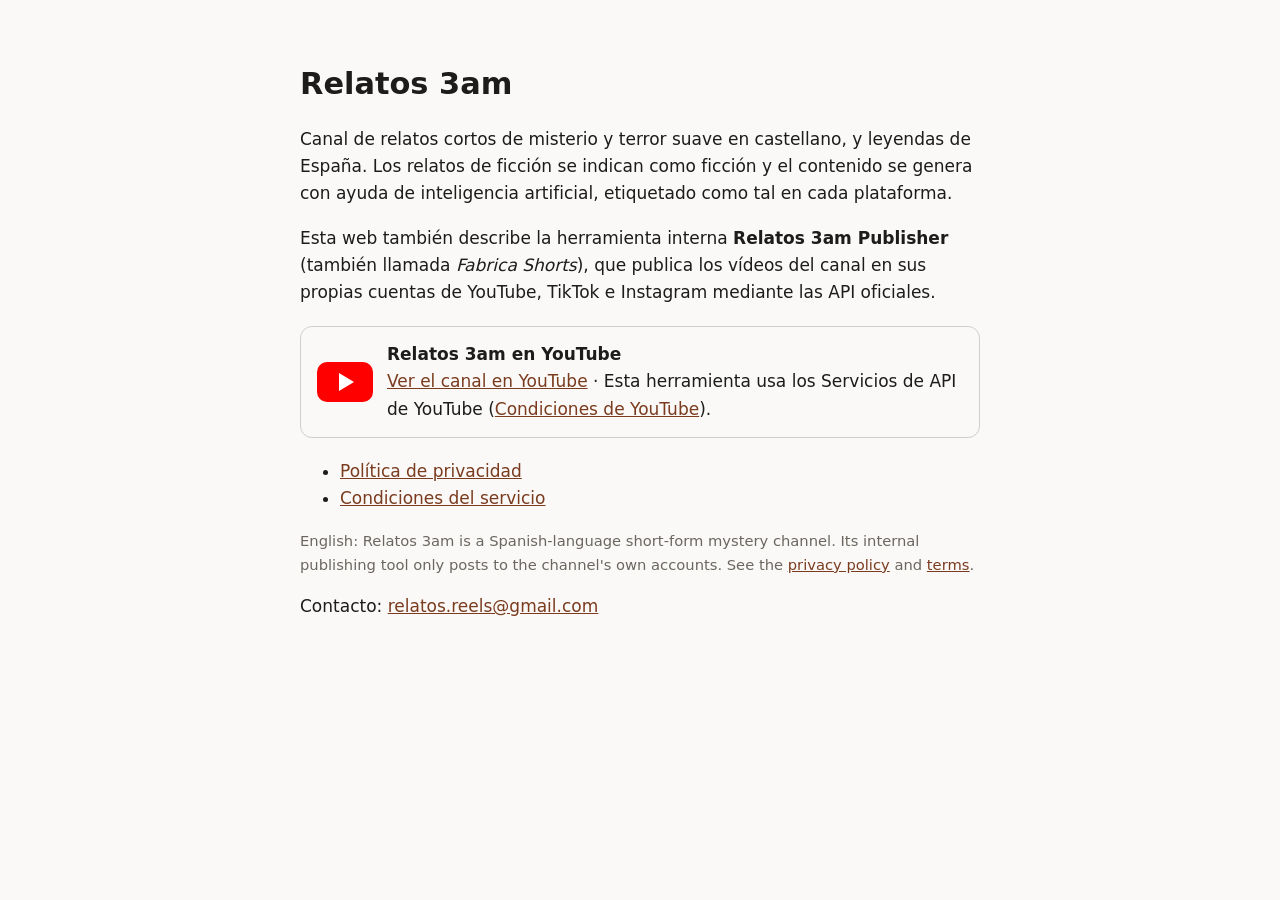
<file: index.html>
<!doctype html>
<html lang="es">
<head>
<meta charset="utf-8">
<meta name="viewport" content="width=device-width, initial-scale=1">
<title>Relatos 3am</title>
<link rel="stylesheet" href="estilo.css">
</head>
<body>
<main>
  <div id="oauth" class="aviso" hidden>
    <strong>Autorización recibida / Authorization received ✔</strong>
    <p>Copia la dirección de esta página y pégala en Relatos 3am Publisher.<br>
       Copy this page's address and paste it into Relatos 3am Publisher.</p>
    <button id="copiar" type="button">Copiar dirección / Copy URL</button>
  </div>
  <script>
    (function () {
      var q = new URLSearchParams(location.search);
      if (!q.get("code")) return;
      document.getElementById("oauth").hidden = false;
      document.getElementById("copiar").onclick = function () {
        navigator.clipboard.writeText(location.href).then(function () {
          document.getElementById("copiar").textContent = "Copiada ✔ / Copied ✔";
        });
      };
    })();
  </script>
  <h1>Relatos 3am</h1>
  <p>Canal de relatos cortos de misterio y terror suave en castellano, y leyendas de España.
     Los relatos de ficción se indican como ficción y el contenido se genera con ayuda de
     inteligencia artificial, etiquetado como tal en cada plataforma.</p>
  <p>Esta web también describe la herramienta interna <strong>Relatos 3am Publisher</strong>
     (también llamada <em>Fabrica Shorts</em>), que publica los vídeos del canal en sus propias
     cuentas de YouTube, TikTok e Instagram mediante las API oficiales.</p>
  <div class="yt">
    <span class="yt-logo" aria-hidden="true"><span class="yt-play"></span></span>
    <div>
      <strong>Relatos 3am en YouTube</strong><br>
      <a href="https://www.youtube.com/channel/UCM0MseNhukvtMh4rYlOS-vw">Ver el canal en YouTube</a>
      · Esta herramienta usa los Servicios de API de YouTube
      (<a href="https://www.youtube.com/t/terms">Condiciones de YouTube</a>).
    </div>
  </div>
  <ul>
    <li><a href="privacidad.html">Política de privacidad</a></li>
    <li><a href="condiciones.html">Condiciones del servicio</a></li>
  </ul>
  <p class="en">English: Relatos 3am is a Spanish-language short-form mystery channel. Its internal
     publishing tool only posts to the channel's own accounts. See the
     <a href="privacidad.html">privacy policy</a> and <a href="condiciones.html">terms</a>.</p>
  <p>Contacto: <a href="mailto:relatos.reels@gmail.com">relatos.reels@gmail.com</a></p>
</main>
</body>
</html>
</file>
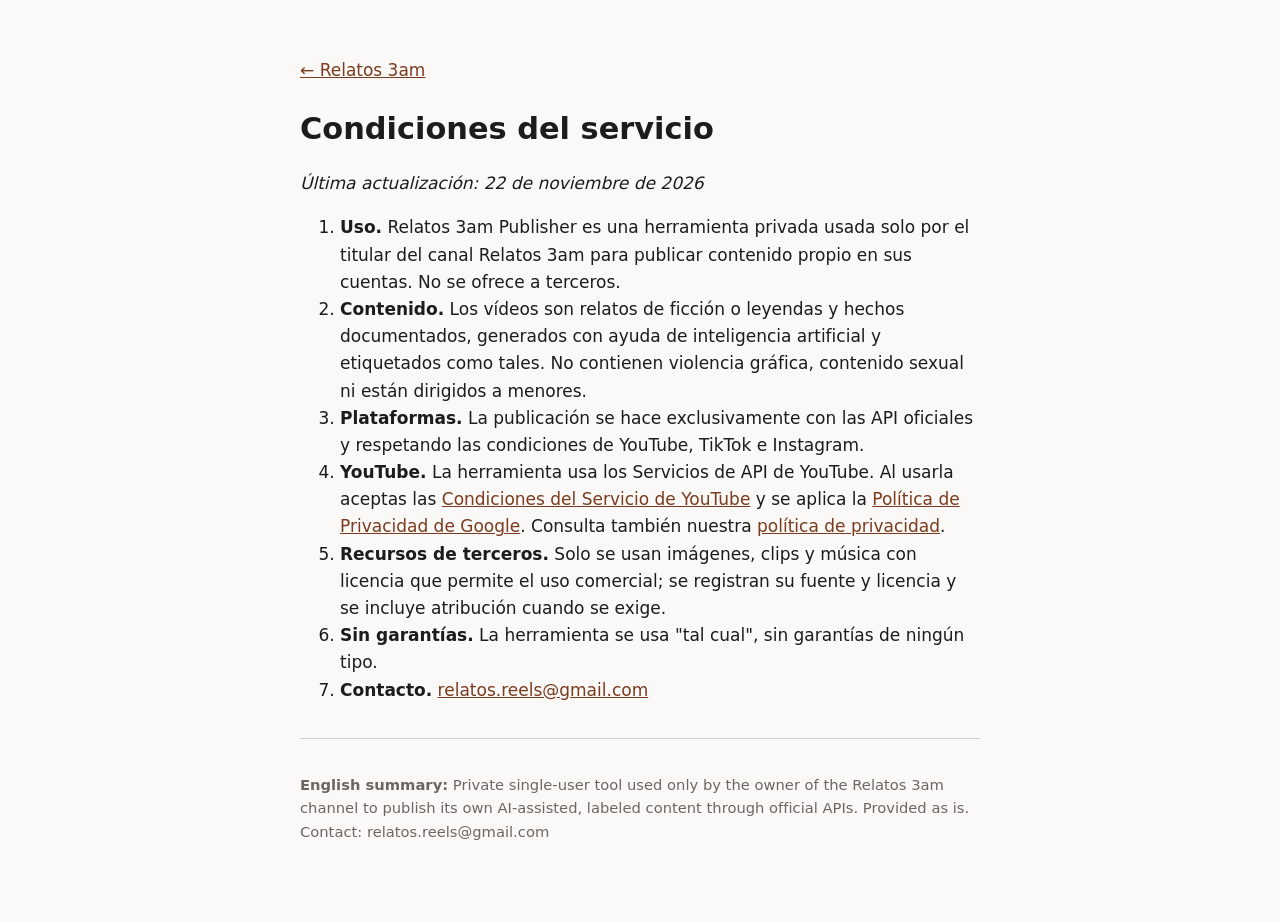
<file: condiciones.html>
<!doctype html>
<html lang="es">
<head>
<meta charset="utf-8">
<meta name="viewport" content="width=device-width, initial-scale=1">
<title>Condiciones · Relatos 3am</title>
<link rel="stylesheet" href="estilo.css">
</head>
<body>
<main>
  <p><a href="index.html">← Relatos 3am</a></p>
  <h1>Condiciones del servicio</h1>
  <p><em>Última actualización: 22 de noviembre de 2026</em></p>
  <ol>
    <li><strong>Uso.</strong> Relatos 3am Publisher es una herramienta privada usada solo por el
        titular del canal Relatos 3am para publicar contenido propio en sus cuentas. No se ofrece
        a terceros.</li>
    <li><strong>Contenido.</strong> Los vídeos son relatos de ficción o leyendas y hechos
        documentados, generados con ayuda de inteligencia artificial y etiquetados como tales.
        No contienen violencia gráfica, contenido sexual ni están dirigidos a menores.</li>
    <li><strong>Plataformas.</strong> La publicación se hace exclusivamente con las API oficiales y
        respetando las condiciones de YouTube, TikTok e Instagram.</li>
    <li><strong>YouTube.</strong> La herramienta usa los Servicios de API de YouTube. Al usarla
        aceptas las <a href="https://www.youtube.com/t/terms">Condiciones del Servicio de
        YouTube</a> y se aplica la <a href="https://policies.google.com/privacy">Política de
        Privacidad de Google</a>. Consulta también nuestra
        <a href="privacidad.html">política de privacidad</a>.</li>
    <li><strong>Recursos de terceros.</strong> Solo se usan imágenes, clips y música con licencia
        que permite el uso comercial; se registran su fuente y licencia y se incluye atribución
        cuando se exige.</li>
    <li><strong>Sin garantías.</strong> La herramienta se usa "tal cual", sin garantías de ningún
        tipo.</li>
    <li><strong>Contacto.</strong> <a href="mailto:relatos.reels@gmail.com">relatos.reels@gmail.com</a></li>
  </ol>
  <hr>
  <p class="en"><strong>English summary:</strong> Private single-user tool used only by the owner of
     the Relatos 3am channel to publish its own AI-assisted, labeled content through official APIs.
     Provided as is. Contact: relatos.reels@gmail.com</p>
</main>
</body>
</html>
</file>
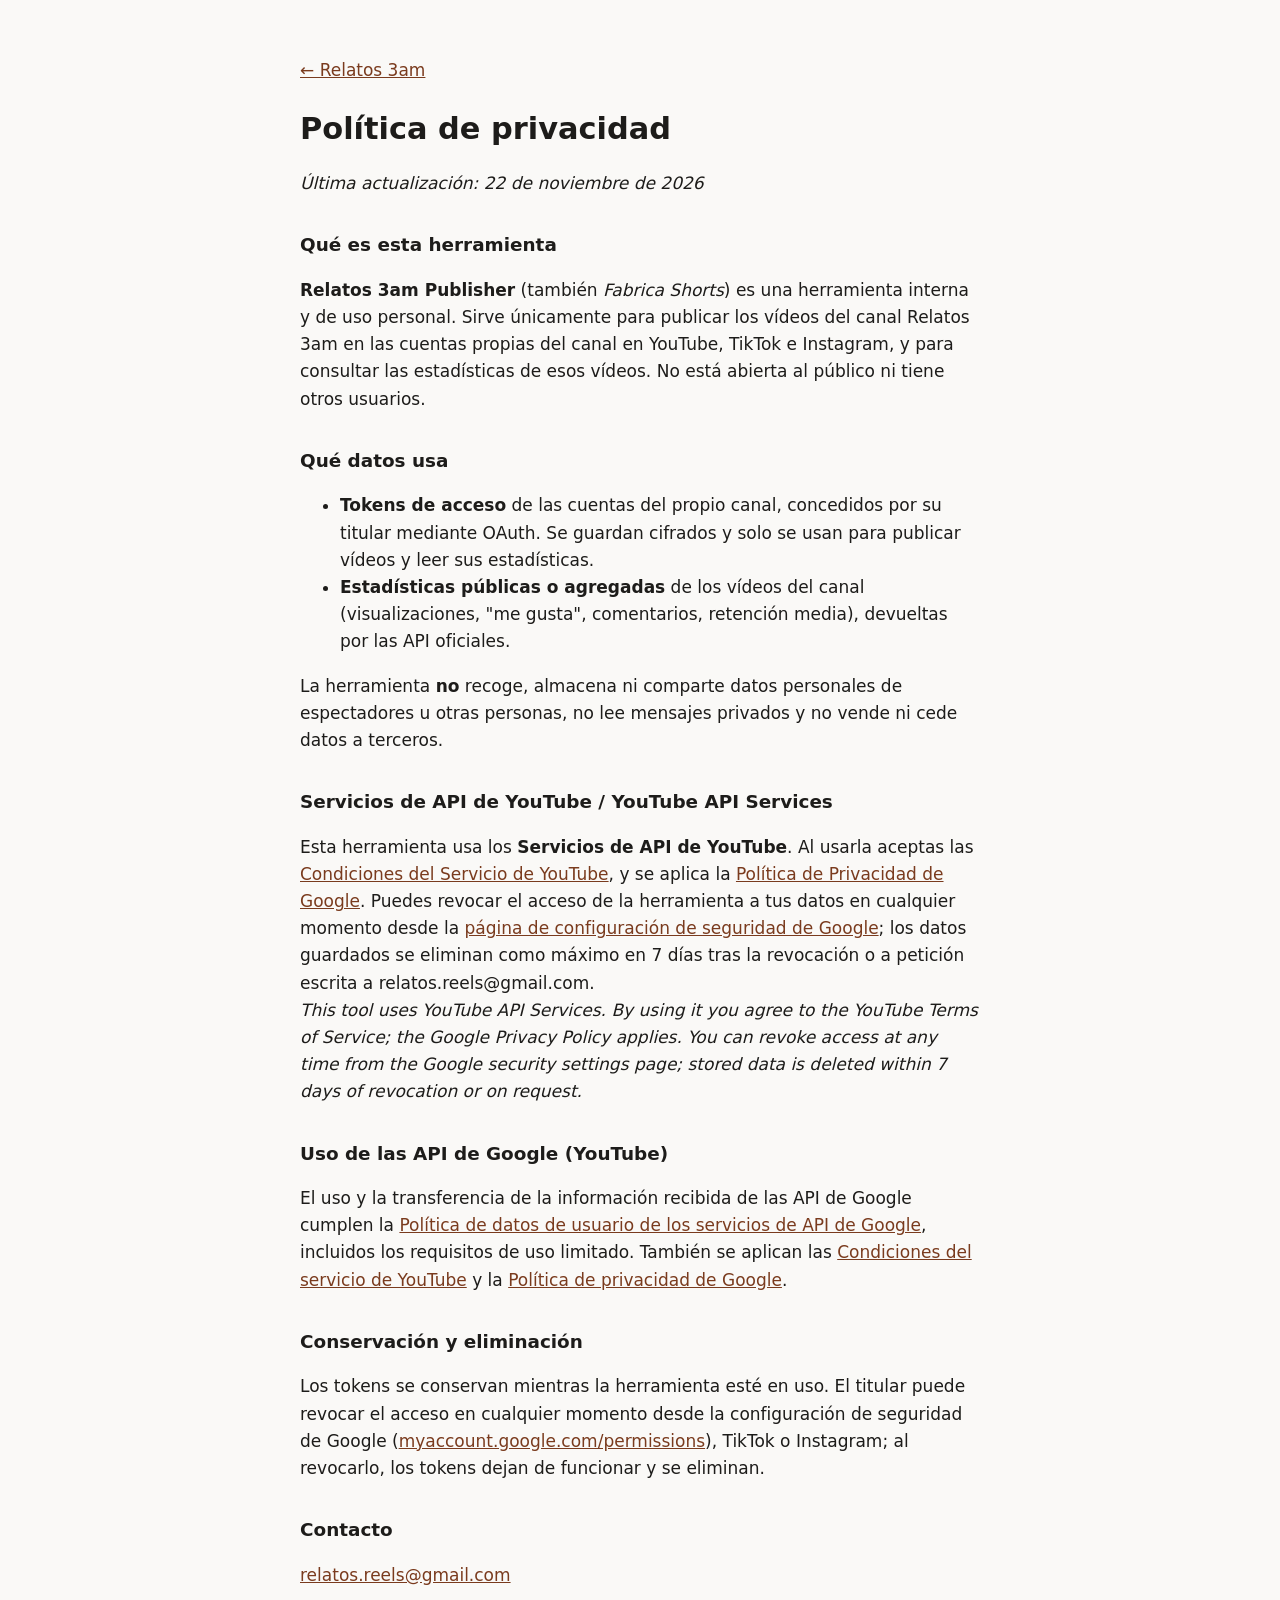
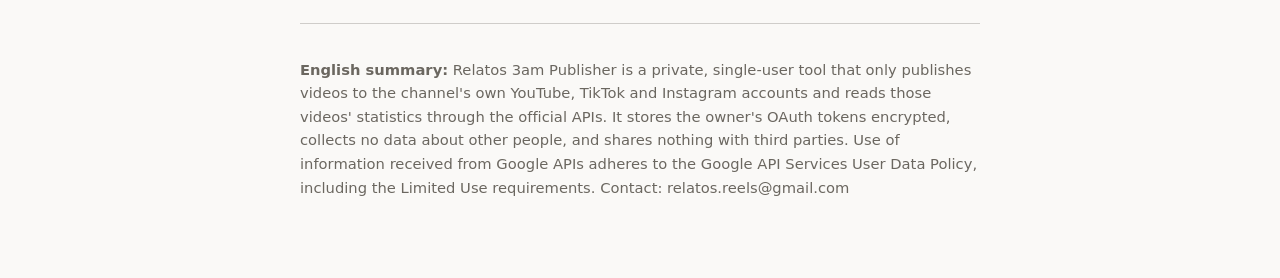
<file: privacidad.html>
<!doctype html>
<html lang="es">
<head>
<meta charset="utf-8">
<meta name="viewport" content="width=device-width, initial-scale=1">
<title>Privacidad · Relatos 3am</title>
<link rel="stylesheet" href="estilo.css">
</head>
<body>
<main>
  <p><a href="index.html">← Relatos 3am</a></p>
  <h1>Política de privacidad</h1>
  <p><em>Última actualización: 22 de noviembre de 2026</em></p>

  <h2>Qué es esta herramienta</h2>
  <p><strong>Relatos 3am Publisher</strong> (también <em>Fabrica Shorts</em>) es una herramienta
     interna y de uso personal. Sirve únicamente para publicar los vídeos del canal Relatos 3am en
     las cuentas propias del canal en YouTube, TikTok e Instagram, y para consultar las
     estadísticas de esos vídeos. No está abierta al público ni tiene otros usuarios.</p>

  <h2>Qué datos usa</h2>
  <ul>
    <li><strong>Tokens de acceso</strong> de las cuentas del propio canal, concedidos por su
        titular mediante OAuth. Se guardan cifrados y solo se usan para publicar vídeos y leer
        sus estadísticas.</li>
    <li><strong>Estadísticas públicas o agregadas</strong> de los vídeos del canal (visualizaciones,
        "me gusta", comentarios, retención media), devueltas por las API oficiales.</li>
  </ul>
  <p>La herramienta <strong>no</strong> recoge, almacena ni comparte datos personales de
     espectadores u otras personas, no lee mensajes privados y no vende ni cede datos a terceros.</p>

  <h2>Servicios de API de YouTube / YouTube API Services</h2>
  <p>Esta herramienta usa los <strong>Servicios de API de YouTube</strong>. Al usarla aceptas las
     <a href="https://www.youtube.com/t/terms">Condiciones del Servicio de YouTube</a>, y se aplica la
     <a href="https://policies.google.com/privacy">Política de Privacidad de Google</a>.
     Puedes revocar el acceso de la herramienta a tus datos en cualquier momento desde la
     <a href="https://security.google.com/settings/security/permissions">página de configuración de
     seguridad de Google</a>; los datos guardados se eliminan como máximo en 7 días tras la revocación
     o a petición escrita a relatos.reels@gmail.com.<br>
     <em>This tool uses YouTube API Services. By using it you agree to the YouTube Terms of Service;
     the Google Privacy Policy applies. You can revoke access at any time from the Google security
     settings page; stored data is deleted within 7 days of revocation or on request.</em></p>

  <h2>Uso de las API de Google (YouTube)</h2>
  <p>El uso y la transferencia de la información recibida de las API de Google cumplen la
     <a href="https://developers.google.com/terms/api-services-user-data-policy">Política de
     datos de usuario de los servicios de API de Google</a>, incluidos los requisitos de uso
     limitado. También se aplican las
     <a href="https://www.youtube.com/t/terms">Condiciones del servicio de YouTube</a> y la
     <a href="https://policies.google.com/privacy">Política de privacidad de Google</a>.</p>

  <h2>Conservación y eliminación</h2>
  <p>Los tokens se conservan mientras la herramienta esté en uso. El titular puede revocar el
     acceso en cualquier momento desde la configuración de seguridad de Google
     (<a href="https://myaccount.google.com/permissions">myaccount.google.com/permissions</a>),
     TikTok o Instagram; al revocarlo, los tokens dejan de funcionar y se eliminan.</p>

  <h2>Contacto</h2>
  <p><a href="mailto:relatos.reels@gmail.com">relatos.reels@gmail.com</a></p>

  <hr>
  <p class="en"><strong>English summary:</strong> Relatos 3am Publisher is a private, single-user
     tool that only publishes videos to the channel's own YouTube, TikTok and Instagram accounts and
     reads those videos' statistics through the official APIs. It stores the owner's OAuth tokens
     encrypted, collects no data about other people, and shares nothing with third parties. Use of
     information received from Google APIs adheres to the Google API Services User Data Policy,
     including the Limited Use requirements. Contact: relatos.reels@gmail.com</p>
</main>
</body>
</html>
</file>
<file: estilo.css>
:root { --fondo: #faf9f7; --texto: #1d1c1a; --suave: #6b6760; --enlace: #7a3b1e; }
@media (prefers-color-scheme: dark) {
  :root { --fondo: #141312; --texto: #ece9e4; --suave: #a19c94; --enlace: #e59a6c; }
}
body { margin: 0; background: var(--fondo); color: var(--texto);
       font: 17px/1.6 system-ui, -apple-system, "Segoe UI", sans-serif; }
main { max-width: 680px; margin: 0 auto; padding: 40px 16px 64px; }
h1 { font-size: 1.9rem; margin-bottom: .3em; }
h2 { font-size: 1.15rem; margin-top: 1.8em; }
a { color: var(--enlace); }
.en { color: var(--suave); font-size: .92rem; }
.aviso { border: 2px solid var(--enlace); border-radius: 10px; padding: 14px 16px; margin-bottom: 24px; }
.aviso button { font: inherit; padding: 8px 14px; border-radius: 8px; border: 0;
                background: var(--enlace); color: var(--fondo); cursor: pointer; }
hr { border: 0; border-top: 1px solid var(--suave); opacity: .3; margin: 2em 0; }
.yt { display: flex; gap: 14px; align-items: center; border: 1px solid rgba(128,128,128,.35);
      border-radius: 12px; padding: 14px 16px; margin: 20px 0; }
.yt-logo { flex: none; width: 56px; height: 40px; background: #ff0000; border-radius: 10px;
           display: flex; align-items: center; justify-content: center; }
.yt-play { width: 0; height: 0; border-style: solid; border-width: 9px 0 9px 15px;
           border-color: transparent transparent transparent #fff; margin-left: 3px; }
</file>
